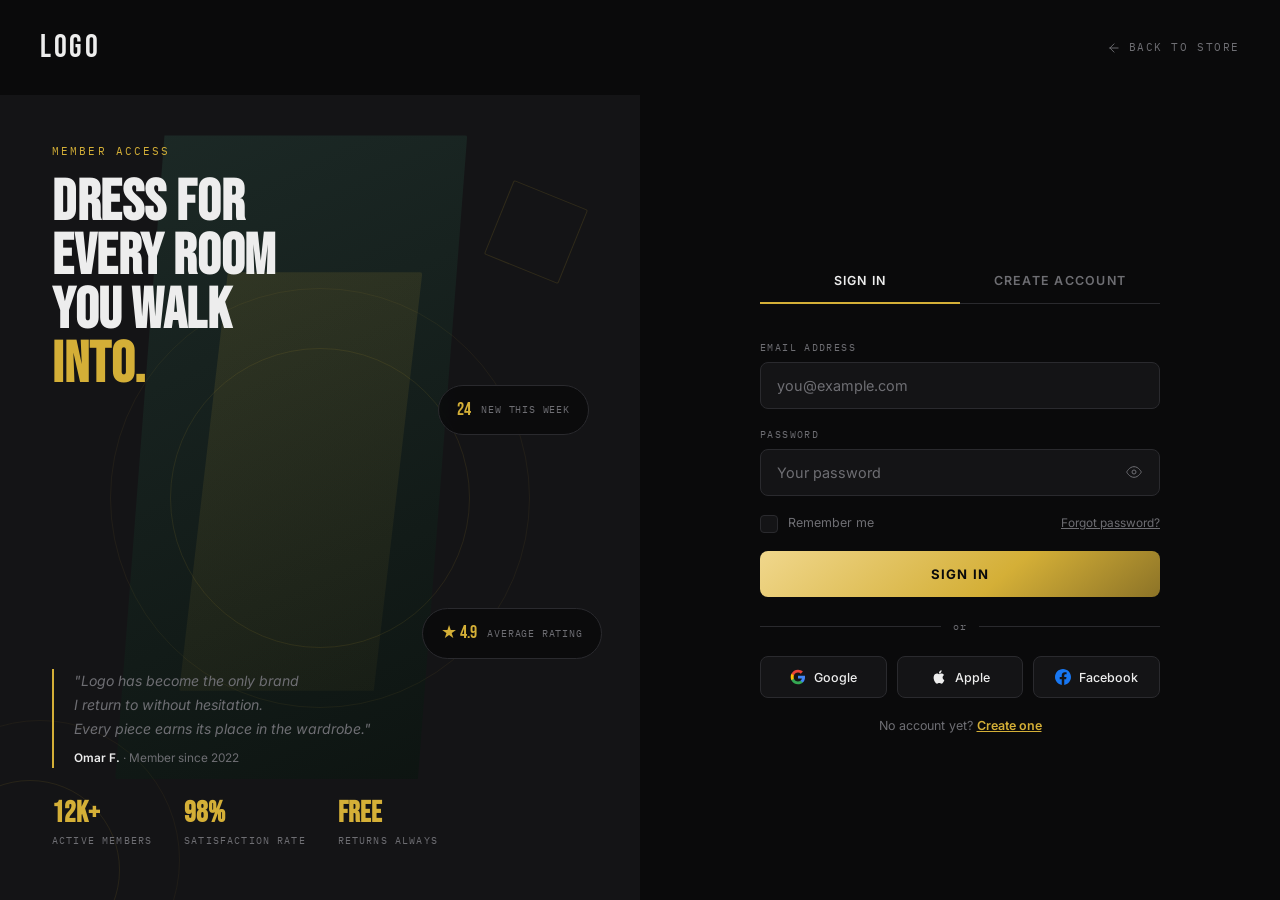
<file: account.html>
<!DOCTYPE html>
<html lang="en">
<head>
<meta charset="UTF-8"/>
<meta name="viewport" content="width=device-width, initial-scale=1.0"/>
<title>Sign In — HASSAN</title>
<meta name="description" content="Sign in to your HASSAN account or create a new one."/>
<link rel="preconnect" href="https://fonts.googleapis.com"/>
<link rel="preconnect" href="https://fonts.gstatic.com" crossorigin/>
<link href="https://fonts.googleapis.com/css2?family=Bebas+Neue&family=Inter:wght@300;400;500;600;700&family=IBM+Plex+Mono:wght@300;400;500&display=swap" rel="stylesheet"/>
<link rel="stylesheet" href="css/tokens.css"/>
<style>
/* ============================================================
   PAGE SHELL
============================================================ */
html, body { height: 100%; overflow: hidden; }
body { display: flex; flex-direction: column; }
@media (max-width: 860px) { html, body { overflow: auto; } }

/* ============================================================
   MINIMAL NAV (no mega menu — standalone auth context)
============================================================ */
.auth-nav {
  position: relative; z-index: 10;
  padding: 22px 40px;
  display: flex; align-items: center; justify-content: space-between;
  background: transparent;
  flex-shrink: 0;
}
.auth-nav-logo {
  font-family: var(--font-display); font-size: 2rem;
  letter-spacing: 0.08em; color: var(--text);
}
.auth-nav-back {
  font-family: var(--font-mono); font-size: 0.7rem;
  letter-spacing: 0.14em; text-transform: uppercase;
  color: var(--text-dim); text-decoration: none;
  display: flex; align-items: center; gap: 8px;
  transition: color var(--t-fast);
}
.auth-nav-back:hover { color: var(--gold); }
.auth-nav-back svg { transition: transform var(--t-fast); }
.auth-nav-back:hover svg { transform: translateX(-3px); }

/* ============================================================
   SPLIT LAYOUT
============================================================ */
.auth-split {
  flex: 1; display: grid;
  grid-template-columns: 1fr 1fr;
  overflow: hidden;
  min-height: 0;
}
@media (max-width: 860px) {
  .auth-split { grid-template-columns: 1fr; overflow: visible; flex: none; }
}

/* ============================================================
   LEFT PANEL — editorial brand identity
============================================================ */
.auth-left {
  position: relative;
  overflow: hidden;
  background: var(--surface);
  display: flex; flex-direction: column;
  justify-content: space-between;
  padding: 48px 52px 52px;
}

/* Geometric background art — echoes the hero's polygon */
.auth-left-geo {
  position: absolute; inset: 0; pointer-events: none;
  overflow: hidden;
}
.geo-shape {
  position: absolute;
  border-radius: 2px;
}
.geo-1 {
  width: 55%; height: 80%;
  top: 5%; left: 18%;
  background: linear-gradient(155deg, #1C2926, #0D1411);
  clip-path: polygon(14% 0%, 100% 0%, 86% 100%, 0% 100%);
}
.geo-2 {
  width: 38%; height: 52%;
  top: 22%; left: 28%;
  background: linear-gradient(155deg, rgba(212,175,55,.13), rgba(212,175,55,.04));
  clip-path: polygon(20% 0%, 100% 0%, 80% 100%, 0% 100%);
}
.geo-3 {
  width: 180px; height: 180px; border-radius: 50%;
  bottom: -60px; left: -60px;
  border: 1px solid rgba(212,175,55,.1);
}
.geo-4 {
  width: 280px; height: 280px; border-radius: 50%;
  bottom: -100px; left: -100px;
  border: 1px solid rgba(212,175,55,.06);
}
.geo-5 {
  width: 80px; height: 80px;
  top: 12%; right: 10%;
  border: 1px solid rgba(212,175,55,.14);
  transform: rotate(22deg);
}
.geo-ring-anim {
  position: absolute;
  width: 420px; height: 420px; border-radius: 50%;
  top: 50%; left: 50%; transform: translate(-50%, -50%);
  border: 1px solid rgba(212,175,55,.07);
  animation: geoSpin 28s linear infinite;
}
.geo-ring-anim-2 {
  position: absolute;
  width: 300px; height: 300px; border-radius: 50%;
  top: 50%; left: 50%; transform: translate(-50%, -50%);
  border: 1px solid rgba(212,175,55,.1);
  animation: geoSpin 18s linear infinite reverse;
}
@keyframes geoSpin {
  from { transform: translate(-50%,-50%) rotate(0deg); }
  to   { transform: translate(-50%,-50%) rotate(360deg); }
}

/* Floating product stat pill */
.left-stat-pill {
  position: absolute;
  top: 36%;
  right: 8%;
  background: rgba(10,10,11,.78);
  backdrop-filter: blur(10px);
  border: 1px solid var(--hairline);
  border-radius: 999px;
  padding: 10px 18px;
  display: flex; align-items: center; gap: 10px;
  animation: floatY 5s ease-in-out infinite;
}
.left-stat-pill-num { font-family: var(--font-display); font-size: 1.1rem; color: var(--gold); }
.left-stat-pill-label { font-family: var(--font-mono); font-size: 0.62rem; color: var(--text-dim); letter-spacing: 0.08em; text-transform: uppercase; }
.left-stat-pill-2 { top: auto; bottom: 30%; right: 6%; animation-delay: 1.5s; }
@keyframes floatY {
  0%,100% { transform: translateY(0); }
  50%      { transform: translateY(-8px); }
}

/* Left content */
.auth-left-content { position: relative; z-index: 2; }
.auth-left-eyebrow { font-family: var(--font-mono); font-size: 0.66rem; letter-spacing: 0.2em; text-transform: uppercase; color: var(--gold); margin-bottom: 16px; }
.auth-left-headline {
  font-family: var(--font-display);
  font-size: clamp(2.6rem, 4.5vw, 3.8rem);
  line-height: 0.94; letter-spacing: 0.01em;
  text-transform: uppercase;
  color: var(--text);
}
.auth-left-headline .line-gold { color: var(--gold); }

.auth-left-bottom { position: relative; z-index: 2; }
.auth-testimonial {
  border-left: 2px solid var(--gold);
  padding-left: 20px;
  margin-bottom: 32px;
}
.auth-testimonial p { font-size: 0.88rem; line-height: 1.7; color: var(--text-dim); font-style: italic; }
.auth-testimonial cite { font-style: normal; font-size: 0.74rem; font-weight: 600; color: var(--text); display: block; margin-top: 8px; }
.auth-testimonial cite span { color: var(--text-dim); font-weight: 400; }

.auth-left-stats { display: flex; gap: 32px; }
.auth-stat strong { font-family: var(--font-display); font-size: 1.8rem; color: var(--gold); display: block; line-height: 1; }
.auth-stat span { font-family: var(--font-mono); font-size: 0.6rem; letter-spacing: 0.12em; text-transform: uppercase; color: var(--text-dim); margin-top: 4px; display: block; }

@media (max-width: 860px) { .auth-left { min-height: 280px; padding: 40px 28px; } }

/* ============================================================
   RIGHT PANEL — form
============================================================ */
.auth-right {
  background: var(--void);
  display: flex; align-items: center; justify-content: center;
  padding: 32px 48px;
  overflow-y: auto;
}
@media (max-width: 860px) { .auth-right { padding: 40px 24px 60px; } }

.auth-form-wrap { width: 100%; max-width: 400px; }

/* ---- Tab switcher ---- */
.auth-tabs {
  display: flex;
  border-bottom: 1px solid var(--hairline);
  margin-bottom: 36px;
  gap: 0;
}
.auth-tab {
  flex: 1; padding: 14px 0;
  font-family: var(--font-body); font-size: 0.78rem; font-weight: 600;
  letter-spacing: 0.1em; text-transform: uppercase;
  color: var(--text-dim);
  border-bottom: 2px solid transparent;
  margin-bottom: -1px;
  transition: color var(--t-fast), border-color var(--t-fast);
}
.auth-tab.active { color: var(--text); border-bottom-color: var(--gold); }
.auth-tab:hover:not(.active) { color: var(--text); }

/* ---- Panels ---- */
.auth-panel { display: none; animation: panelSlide var(--t-med); }
.auth-panel.active { display: flex; flex-direction: column; gap: 18px; }
@keyframes panelSlide {
  from { opacity: 0; transform: translateX(10px); }
  to   { opacity: 1; transform: translateX(0); }
}

/* ---- Field ---- */
.field { display: flex; flex-direction: column; gap: 0; position: relative; }
.field label {
  font-family: var(--font-mono); font-size: 0.64rem; font-weight: 500;
  letter-spacing: 0.16em; text-transform: uppercase; color: var(--text-dim);
  position: absolute; top: 14px; left: 16px;
  pointer-events: none;
  transition: top var(--t-fast), font-size var(--t-fast), color var(--t-fast);
  z-index: 1;
}
.field input, .field select {
  width: 100%;
  background: var(--surface);
  border: 1px solid var(--hairline);
  border-radius: var(--radius-md);
  padding: 26px 16px 10px;
  font-family: var(--font-body); font-size: 0.92rem;
  color: var(--text);
  outline: none;
  transition: border-color var(--t-fast), background var(--t-fast), box-shadow var(--t-fast);
}
.field select { padding-top: 24px; }
.field input::placeholder { color: transparent; }
.field input:focus, .field select:focus { border-color: var(--gold); background: var(--surface-2); box-shadow: 0 0 0 3px rgba(212,175,55,.08); }
.field input:focus + label,
.field input:not(:placeholder-shown) + label {
  top: 8px; font-size: 0.58rem; color: var(--gold);
}
/* For inputs where label is BEFORE input in DOM — use different approach */
.field-v2 { position: relative; }
.field-v2 label { position: static; font-family: var(--font-mono); font-size: 0.62rem; letter-spacing: 0.14em; text-transform: uppercase; color: var(--text-dim); margin-bottom: 6px; display: block; pointer-events: auto; }
.field-v2 input, .field-v2 select {
  padding: 14px 16px;
  width: 100%;
  background: var(--surface);
  border: 1px solid var(--hairline);
  border-radius: var(--radius-md);
  font-family: var(--font-body); font-size: 0.9rem;
  color: var(--text);
  outline: none;
  transition: border-color var(--t-fast), background var(--t-fast), box-shadow var(--t-fast);
}
.field-v2 input:focus, .field-v2 select:focus { border-color: var(--gold); background: var(--surface-2); box-shadow: 0 0 0 3px rgba(212,175,55,.08); }
.field-v2 input::placeholder { color: var(--text-dim); }

/* Password wrapper */
.field-pwd-wrap { position: relative; }
.field-pwd-wrap input { padding-right: 46px; }
.pwd-eye {
  position: absolute; right: 14px; top: 50%; transform: translateY(-50%);
  color: var(--text-dim); transition: color var(--t-fast);
  width: 24px; height: 24px; display: flex; align-items: center; justify-content: center;
  border-radius: 4px;
}
.pwd-eye:hover { color: var(--gold); }

/* Password strength */
.pwd-strength-row { display: flex; gap: 4px; margin-top: 6px; }
.pwd-bar { flex: 1; height: 3px; border-radius: 2px; background: var(--hairline); transition: background var(--t-med); }
.pwd-bar.weak   { background: var(--error); }
.pwd-bar.medium { background: var(--gold); }
.pwd-bar.strong { background: var(--success); }
.pwd-strength-label { font-family: var(--font-mono); font-size: 0.62rem; color: var(--text-dim); margin-top: 4px; height: 14px; }

/* Field error */
.field-error { font-size: 0.7rem; color: var(--error); margin-top: 4px; display: none; }
.field-has-error input, .field-has-error .field-pwd-wrap input { border-color: var(--error) !important; }
.field-has-error .field-error { display: block; }

/* ---- Two-col row ---- */
.field-row { display: grid; grid-template-columns: 1fr 1fr; gap: 12px; }
@media (max-width: 400px) { .field-row { grid-template-columns: 1fr; } }

/* ---- Checkbox ---- */
.check-wrap { display: flex; align-items: flex-start; gap: 10px; cursor: pointer; }
.check-wrap input[type="checkbox"] { display: none; }
.check-box {
  width: 18px; height: 18px; flex-shrink: 0;
  border: 1px solid var(--hairline); border-radius: 4px;
  background: var(--surface);
  display: flex; align-items: center; justify-content: center;
  margin-top: 1px;
  transition: border-color var(--t-fast), background var(--t-fast);
}
.check-wrap input:checked ~ .check-box {
  background: var(--gold); border-color: var(--gold);
}
.check-wrap input:checked ~ .check-box::after { content: '✓'; color: var(--void); font-size: 0.7rem; font-weight: 700; }
.check-label { font-size: 0.78rem; color: var(--text-dim); line-height: 1.5; }
.check-label a { color: var(--gold); text-decoration: none; }
.check-label a:hover { text-decoration: underline; }

/* ---- Remember / forgot row ---- */
.form-utils { display: flex; align-items: center; justify-content: space-between; }
.forgot-link { font-size: 0.74rem; color: var(--text-dim); text-decoration: underline; }
.forgot-link:hover { color: var(--gold); }

/* ---- Divider ---- */
.or-divider { display: flex; align-items: center; gap: 12px; margin: 4px 0; }
.or-divider::before, .or-divider::after { content: ''; flex: 1; height: 1px; background: var(--hairline); }
.or-divider span { font-family: var(--font-mono); font-size: 0.62rem; letter-spacing: 0.1em; color: var(--text-dim); }

/* ---- Social buttons ---- */
.social-row { display: flex; gap: 10px; }
.btn-social {
  flex: 1; display: flex; align-items: center; justify-content: center; gap: 8px;
  padding: 12px;
  background: var(--surface); border: 1px solid var(--hairline); border-radius: var(--radius-md);
  font-family: var(--font-body); font-size: 0.78rem; font-weight: 500; color: var(--text);
  transition: border-color var(--t-fast), background var(--t-fast), color var(--t-fast);
}
.btn-social:hover { border-color: var(--gold); color: var(--gold); background: var(--surface-2); }
.btn-social svg { flex-shrink: 0; }

/* ---- CTA ---- */
.btn-submit {
  width: 100%;
  padding: 15px;
  background: linear-gradient(140deg, var(--gold-soft) 0%, var(--gold) 60%, var(--gold-dim) 100%);
  color: var(--void);
  font-family: var(--font-body); font-size: 0.82rem; font-weight: 700;
  letter-spacing: 0.08em; text-transform: uppercase;
  border: none; border-radius: var(--radius-md);
  cursor: pointer;
  position: relative; overflow: hidden;
  transition: filter var(--t-fast), box-shadow var(--t-fast), transform var(--t-fast);
}
.btn-submit::before {
  content: '';
  position: absolute; inset: 0;
  background: linear-gradient(100deg, rgba(255,255,255,.18) 0%, transparent 50%);
  opacity: 0; transition: opacity var(--t-fast);
}
.btn-submit:hover { filter: brightness(1.06); box-shadow: 0 8px 28px rgba(212,175,55,.35); }
.btn-submit:hover::before { opacity: 1; }
.btn-submit:active { transform: scale(.98); }
.btn-submit.loading { pointer-events: none; filter: brightness(.75); }
.btn-submit .btn-text { display: flex; align-items: center; justify-content: center; gap: 8px; }
.btn-submit .btn-spinner { display: none; animation: spin .7s linear infinite; }
.btn-submit.loading .btn-spinner { display: inline-block; }
@keyframes spin { to { transform: rotate(360deg); } }

/* ---- Switch prompt ---- */
.switch-prompt { text-align: center; font-size: 0.78rem; color: var(--text-dim); }
.switch-prompt button { color: var(--gold); font-weight: 600; font-size: 0.78rem; text-decoration: underline; }
.switch-prompt button:hover { color: var(--gold-soft); }

/* ---- Toast (standalone override) ---- */
.toast-stack { position: fixed; bottom: 24px; right: 24px; z-index: 999; display: flex; flex-direction: column; gap: 8px; }
.toast { background: var(--surface-2); border: 1px solid var(--hairline); color: var(--text); padding: 14px 20px; border-radius: var(--radius-sm); font-size: 0.82rem; display: flex; align-items: center; gap: 8px; box-shadow: var(--shadow-elevated); animation: toast-in var(--t-med); min-width: 220px; }
.toast.success::before { content: '✓'; color: var(--success); font-weight: 700; }
.toast.error::before { content: '✕'; color: var(--error); font-weight: 700; }
@keyframes toast-in { from { opacity: 0; transform: translateY(8px); } to { opacity: 1; } }

/* ---- Forgot password modal ---- */
.overlay {
  position: fixed; inset: 0; z-index: 500;
  background: rgba(10,10,11,.82); backdrop-filter: blur(8px);
  display: flex; align-items: center; justify-content: center; padding: 24px;
  opacity: 0; visibility: hidden;
  transition: opacity var(--t-med), visibility var(--t-med);
}
.overlay.open { opacity: 1; visibility: visible; }
.modal {
  background: var(--surface);
  border: 1px solid var(--hairline);
  border-radius: 16px;
  padding: 40px 36px;
  max-width: 380px; width: 100%;
  position: relative;
  transform: translateY(20px) scale(.97);
  transition: transform var(--t-slow);
}
.overlay.open .modal { transform: translateY(0) scale(1); }
.modal-close {
  position: absolute; top: 14px; right: 14px;
  width: 32px; height: 32px; border-radius: 50%;
  background: var(--surface-2); color: var(--text);
  display: flex; align-items: center; justify-content: center;
  font-size: 1rem;
  transition: background var(--t-fast), color var(--t-fast);
}
.modal-close:hover { background: var(--surface-3); color: var(--gold); }
.modal-icon { font-size: 1.8rem; margin-bottom: 12px; }
.modal-title { font-family: var(--font-display); font-size: 1.5rem; text-transform: uppercase; margin-bottom: 8px; }
.modal-desc { font-size: 0.82rem; color: var(--text-dim); margin-bottom: 24px; line-height: 1.65; }
.modal-success { text-align: center; display: none; flex-direction: column; align-items: center; gap: 10px; padding: 12px 0; }
.modal-success.show { display: flex; }

/* ---- Welcome screen (after login) ---- */
.welcome-screen {
  display: none; flex-direction: column; align-items: center; justify-content: center;
  text-align: center; gap: 18px; padding: 40px 0;
}
.welcome-screen.show { display: flex; }
.welcome-icon {
  width: 64px; height: 64px; border-radius: 50%;
  background: var(--surface-2); border: 1px solid var(--gold);
  display: flex; align-items: center; justify-content: center;
  font-size: 1.5rem;
  animation: popIn .4s cubic-bezier(.34,1.56,.64,1);
}
@keyframes popIn { from { transform: scale(.5); opacity: 0; } to { transform: scale(1); opacity: 1; } }
.welcome-name { font-family: var(--font-display); font-size: 1.8rem; text-transform: uppercase; }
.welcome-name span { color: var(--gold); }
.welcome-sub { font-size: 0.84rem; color: var(--text-dim); }
.welcome-actions { display: flex; flex-direction: column; gap: 10px; width: 100%; }
</style>
</head>
<body>

<!-- Forgot Password Modal -->
<div class="overlay" id="forgot-overlay">
  <div class="modal">
    <button class="modal-close" onclick="closeForgot()">✕</button>
    <div id="forgot-form-view">
      <div class="modal-icon">🔑</div>
      <h2 class="modal-title">Reset Password</h2>
      <p class="modal-desc">Enter your email and we'll send you a secure reset link.</p>
      <div class="field-v2" style="margin-bottom:16px;">
        <label for="forgot-email">Email address</label>
        <input id="forgot-email" type="email" placeholder="you@example.com"/>
      </div>
      <button class="btn-submit" id="forgot-submit-btn" onclick="sendResetLink()">
        <span class="btn-text"><span class="btn-spinner">⟳</span> Send reset link</span>
      </button>
    </div>
    <div class="modal-success" id="forgot-success">
      <div style="font-size:2rem;">✉️</div>
      <p style="font-weight:600;">Check your inbox</p>
      <p style="font-size:0.82rem;color:var(--text-dim);">We've sent a reset link to <strong id="forgot-email-sent"></strong>. It expires in 10 minutes.</p>
      <button class="btn-submit" onclick="closeForgot()"><span class="btn-text">Done</span></button>
    </div>
  </div>
</div>

<!-- Toast container -->
<div class="toast-stack" id="toast-stack"></div>

<!-- Minimal nav -->
<nav class="auth-nav">
  <a href="index.html" class="auth-nav-logo">logo</a>
  <a href="index.html" class="auth-nav-back">
    <svg width="14" height="14" viewBox="0 0 24 24" fill="none"><path d="M19 12H5M5 12l7-7M5 12l7 7" stroke="currentColor" stroke-width="1.6" stroke-linecap="round" stroke-linejoin="round"/></svg>
    Back to store
  </a>
</nav>

<!-- Split layout -->
<div class="auth-split">

  <!-- LEFT — editorial panel -->
  <div class="auth-left">
    <div class="auth-left-geo">
      <div class="geo-shape geo-1"></div>
      <div class="geo-shape geo-2"></div>
      <div class="geo-shape geo-3"></div>
      <div class="geo-shape geo-4"></div>
      <div class="geo-shape geo-5"></div>
      <div class="geo-ring-anim"></div>
      <div class="geo-ring-anim-2"></div>
    </div>

    <div class="left-stat-pill">
      <span class="left-stat-pill-num">24</span>
      <span class="left-stat-pill-label">New this week</span>
    </div>
    <div class="left-stat-pill left-stat-pill-2">
      <span class="left-stat-pill-num">★ 4.9</span>
      <span class="left-stat-pill-label">Average rating</span>
    </div>

    <div class="auth-left-content">
      <p class="auth-left-eyebrow">Member access</p>
      <h2 class="auth-left-headline">
        Dress for<br/>
        every room<br/>
        you walk<br/>
        <span class="line-gold">into.</span>
      </h2>
    </div>

    <div class="auth-left-bottom">
      <div class="auth-testimonial">
        <p>"Logo has become the only brand <br> I return to without hesitation. <br> Every piece earns its place in the wardrobe."</p>
        <cite>Omar F. <span>· Member since 2022</span></cite>
      </div>
      <div class="auth-left-stats">
        <div class="auth-stat"><strong>12k+</strong><span>Active members</span></div>
        <div class="auth-stat"><strong>98%</strong><span>Satisfaction rate</span></div>
        <div class="auth-stat"><strong>Free</strong><span>Returns always</span></div>
      </div>
    </div>
  </div>

  <!-- RIGHT — form panel -->
  <div class="auth-right">
    <div class="auth-form-wrap">

      <!-- Welcome screen (shown after successful auth) -->
      <div class="welcome-screen" id="welcome-screen">
        <div class="welcome-icon">✓</div>
        <div>
          <p class="welcome-name" id="welcome-name">Welcome back, <span>—</span></p>
          <p class="welcome-sub" style="margin-top:6px;">You're signed in to your Hassan account.</p>
        </div>
        <div class="welcome-actions">
          <a href="index.html" class="btn-submit" style="text-decoration:none;display:flex;align-items:center;justify-content:center;"><span class="btn-text">Continue shopping</span></a>
          <button class="btn-submit" style="background:var(--surface);color:var(--gold);border:1px solid var(--gold);filter:none;" onclick="handleLogout()"><span class="btn-text">Sign out</span></button>
        </div>
      </div>

      <!-- Auth form (hidden when logged in) -->
      <div id="auth-form-container">
        <!-- Tabs -->
        <div class="auth-tabs">
          <button class="auth-tab active" id="tab-signin" onclick="switchTab('signin')">Sign In</button>
          <button class="auth-tab" id="tab-register" onclick="switchTab('register')">Create Account</button>
        </div>

        <!-- SIGN IN PANEL -->
        <div class="auth-panel active" id="panel-signin">

          <div class="field-v2" id="f-signin-email-wrap">
            <label for="si-email">Email address</label>
            <div class="field-pwd-wrap">
              <input id="si-email" type="email" placeholder="you@example.com" autocomplete="email" oninput="clearErr('f-signin-email-wrap')"/>
            </div>
            <span class="field-error">Please enter a valid email address.</span>
          </div>

          <div class="field-v2" id="f-signin-pwd-wrap">
            <label for="si-pwd">Password</label>
            <div class="field-pwd-wrap">
              <input id="si-pwd" type="password" placeholder="Your password" autocomplete="current-password" oninput="clearErr('f-signin-pwd-wrap')"/>
              <button class="pwd-eye" type="button" onclick="togglePwd('si-pwd', this)" aria-label="Show password">
                <svg width="16" height="16" viewBox="0 0 24 24" fill="none" stroke="currentColor" stroke-width="1.5"><path d="M1 12s4-8 11-8 11 8 11 8-4 8-11 8-11-8-11-8z"/><circle cx="12" cy="12" r="3"/></svg>
              </button>
            </div>
            <span class="field-error">Password must be at least 6 characters.</span>
          </div>

          <div class="form-utils">
            <label class="check-wrap">
              <input type="checkbox" id="remember-me"/>
              <span class="check-box"></span>
              <span class="check-label">Remember me</span>
            </label>
            <button class="forgot-link" onclick="openForgot()">Forgot password?</button>
          </div>

          <button class="btn-submit" id="signin-btn" onclick="handleSignIn()">
            <span class="btn-text"><span class="btn-spinner">⟳</span> Sign In</span>
          </button>

          <div class="or-divider"><span>or</span></div>

          <div class="social-row">
            <button class="btn-social" onclick="socialLogin('Google')">
              <svg width="16" height="16" viewBox="0 0 24 24"><path d="M22.56 12.25c0-.78-.07-1.53-.2-2.25H12v4.26h5.92c-.26 1.37-1.04 2.53-2.21 3.31v2.77h3.57c2.08-1.92 3.28-4.74 3.28-8.09z" fill="#4285F4"/><path d="M12 23c2.97 0 5.46-.98 7.28-2.66l-3.57-2.77c-.98.66-2.23 1.06-3.71 1.06-2.86 0-5.29-1.93-6.16-4.53H2.18v2.84C3.99 20.53 7.7 23 12 23z" fill="#34A853"/><path d="M5.84 14.09c-.22-.66-.35-1.36-.35-2.09s.13-1.43.35-2.09V7.07H2.18C1.43 8.55 1 10.22 1 12s.43 3.45 1.18 4.93l3.66-2.84z" fill="#FBBC05"/><path d="M12 5.38c1.62 0 3.06.56 4.21 1.64l3.15-3.15C17.45 2.09 14.97 1 12 1 7.7 1 3.99 3.47 2.18 7.07l3.66 2.84c.87-2.6 3.3-4.53 6.16-4.53z" fill="#EA4335"/></svg>
              Google
            </button>
            <button class="btn-social" onclick="socialLogin('Apple')">
              <svg width="16" height="16" viewBox="0 0 24 24" fill="currentColor"><path d="M18.71 19.5c-.83 1.24-1.71 2.45-3.05 2.47-1.34.03-1.77-.79-3.29-.79-1.53 0-2 .77-3.27.82-1.31.05-2.3-1.32-3.14-2.53C4.25 17 2.94 12.45 4.7 9.39c.87-1.52 2.43-2.48 4.12-2.51 1.28-.02 2.5.87 3.29.87.78 0 2.26-1.07 3.8-.91.65.03 2.47.26 3.64 1.98-.09.06-2.17 1.28-2.15 3.81.03 3.02 2.65 4.03 2.68 4.04-.03.07-.42 1.44-1.38 2.83M13 3.5c.73-.83 1.94-1.46 2.94-1.5.13 1.17-.34 2.35-1.04 3.19-.69.85-1.83 1.51-2.95 1.42-.15-1.15.41-2.35 1.05-3.11z"/></svg>
              Apple
            </button>
            <button class="btn-social" onclick="socialLogin('Facebook')">
              <svg width="16" height="16" viewBox="0 0 24 24" fill="#1877F2"><path d="M24 12.073c0-6.627-5.373-12-12-12s-12 5.373-12 12c0 5.99 4.388 10.954 10.125 11.854v-8.385H7.078v-3.47h3.047V9.43c0-3.007 1.792-4.669 4.533-4.669 1.312 0 2.686.235 2.686.235v2.953H15.83c-1.491 0-1.956.925-1.956 1.874v2.25h3.328l-.532 3.47h-2.796v8.385C19.612 23.027 24 18.062 24 12.073z"/></svg>
              Facebook
            </button>
          </div>

          <p class="switch-prompt">
            No account yet? <button onclick="switchTab('register')">Create one</button>
          </p>
        </div>

        <!-- REGISTER PANEL -->
        <div class="auth-panel" id="panel-register">

          <div class="field-row">
            <div class="field-v2" id="f-reg-first-wrap">
              <label for="reg-first">First name</label>
              <input id="reg-first" type="text" placeholder="first name" autocomplete="given-name" oninput="clearErr('f-reg-first-wrap')"/>
              <span class="field-error">Required.</span>
            </div>
            <div class="field-v2" id="f-reg-last-wrap">
              <label for="reg-last">Last name</label>
              <input id="reg-last" type="text" placeholder="last name" autocomplete="family-name" oninput="clearErr('f-reg-last-wrap')"/>
              <span class="field-error">Required.</span>
            </div>
          </div>

          <div class="field-v2" id="f-reg-email-wrap">
            <label for="reg-email">Email address</label>
            <input id="reg-email" type="email" placeholder="you@example.com" autocomplete="email" oninput="clearErr('f-reg-email-wrap')"/>
            <span class="field-error">Please enter a valid email address.</span>
          </div>

          <div class="field-v2" id="f-reg-pwd-wrap">
            <label for="reg-pwd">Password</label>
            <div class="field-pwd-wrap">
              <input id="reg-pwd" type="password" placeholder="Create a strong password" autocomplete="new-password" oninput="checkStrength(this.value); clearErr('f-reg-pwd-wrap')"/>
              <button class="pwd-eye" type="button" onclick="togglePwd('reg-pwd', this)" aria-label="Show password">
                <svg width="16" height="16" viewBox="0 0 24 24" fill="none" stroke="currentColor" stroke-width="1.5"><path d="M1 12s4-8 11-8 11 8 11 8-4 8-11 8-11-8-11-8z"/><circle cx="12" cy="12" r="3"/></svg>
              </button>
            </div>
            <div class="pwd-strength-row"><div class="pwd-bar" id="pb1"></div><div class="pwd-bar" id="pb2"></div><div class="pwd-bar" id="pb3"></div><div class="pwd-bar" id="pb4"></div></div>
            <p class="pwd-strength-label" id="pwd-label"></p>
            <span class="field-error">Password must be at least 6 characters.</span>
          </div>

          <div class="field-v2" id="f-reg-confirm-wrap">
            <label for="reg-confirm">Confirm password</label>
            <div class="field-pwd-wrap">
              <input id="reg-confirm" type="password" placeholder="Repeat your password" autocomplete="new-password" oninput="clearErr('f-reg-confirm-wrap')"/>
              <button class="pwd-eye" type="button" onclick="togglePwd('reg-confirm', this)" aria-label="Show password">
                <svg width="16" height="16" viewBox="0 0 24 24" fill="none" stroke="currentColor" stroke-width="1.5"><path d="M1 12s4-8 11-8 11 8 11 8-4 8-11 8-11-8-11-8z"/><circle cx="12" cy="12" r="3"/></svg>
              </button>
            </div>
            <span class="field-error">Passwords do not match.</span>
          </div>

          <label class="check-wrap">
            <input type="checkbox" id="agree-terms"/>
            <span class="check-box"></span>
            <span class="check-label">I agree to the <a href="#">Terms of Service</a> and <a href="#">Privacy Policy</a></span>
          </label>

          <button class="btn-submit" id="register-btn" onclick="handleRegister()">
            <span class="btn-text"><span class="btn-spinner">⟳</span> Create Account</span>
          </button>

          <div class="or-divider"><span>or</span></div>

          <div class="social-row">
            <button class="btn-social" onclick="socialLogin('Google')">
              <svg width="16" height="16" viewBox="0 0 24 24"><path d="M22.56 12.25c0-.78-.07-1.53-.2-2.25H12v4.26h5.92c-.26 1.37-1.04 2.53-2.21 3.31v2.77h3.57c2.08-1.92 3.28-4.74 3.28-8.09z" fill="#4285F4"/><path d="M12 23c2.97 0 5.46-.98 7.28-2.66l-3.57-2.77c-.98.66-2.23 1.06-3.71 1.06-2.86 0-5.29-1.93-6.16-4.53H2.18v2.84C3.99 20.53 7.7 23 12 23z" fill="#34A853"/><path d="M5.84 14.09c-.22-.66-.35-1.36-.35-2.09V7.07H2.18C1.43 8.55 1 10.22 1 12s.43 3.45 1.18 4.93l3.66-2.84z" fill="#FBBC05"/><path d="M12 5.38c1.62 0 3.06.56 4.21 1.64l3.15-3.15C17.45 2.09 14.97 1 12 1 7.7 1 3.99 3.47 2.18 7.07l3.66 2.84c.87-2.6 3.3-4.53 6.16-4.53z" fill="#EA4335"/></svg>
              Google
            </button>
            <button class="btn-social" onclick="socialLogin('Apple')">
              <svg width="16" height="16" viewBox="0 0 24 24" fill="currentColor"><path d="M18.71 19.5c-.83 1.24-1.71 2.45-3.05 2.47-1.34.03-1.77-.79-3.29-.79-1.53 0-2 .77-3.27.82-1.31.05-2.3-1.32-3.14-2.53C4.25 17 2.94 12.45 4.7 9.39c.87-1.52 2.43-2.48 4.12-2.51 1.28-.02 2.5.87 3.29.87.78 0 2.26-1.07 3.8-.91.65.03 2.47.26 3.64 1.98-.09.06-2.17 1.28-2.15 3.81.03 3.02 2.65 4.03 2.68 4.04-.03.07-.42 1.44-1.38 2.83M13 3.5c.73-.83 1.94-1.46 2.94-1.5.13 1.17-.34 2.35-1.04 3.19-.69.85-1.83 1.51-2.95 1.42-.15-1.15.41-2.35 1.05-3.11z"/></svg>
              Apple
            </button>
            <button class="btn-social" onclick="socialLogin('Facebook')">
              <svg width="16" height="16" viewBox="0 0 24 24" fill="#1877F2"><path d="M24 12.073c0-6.627-5.373-12-12-12s-12 5.373-12 12c0 5.99 4.388 10.954 10.125 11.854v-8.385H7.078v-3.47h3.047V9.43c0-3.007 1.792-4.669 4.533-4.669 1.312 0 2.686.235 2.686.235v2.953H15.83c-1.491 0-1.956.925-1.956 1.874v2.25h3.328l-.532 3.47h-2.796v8.385C19.612 23.027 24 18.062 24 12.073z"/></svg>
              Facebook
            </button>
          </div>

          <p class="switch-prompt">
            Already have an account? <button onclick="switchTab('signin')">Sign in</button>
          </p>
        </div>
      </div><!-- /auth-form-container -->

    </div><!-- /auth-form-wrap -->
  </div><!-- /auth-right -->
</div><!-- /auth-split -->

<script src="js/store.js"></script>
<script>
/* ── Tabs ────────────────────────────────── */
function switchTab(tab){
  ['signin','register'].forEach(t => {
    document.getElementById('panel-'+t).classList.toggle('active', t===tab);
    document.getElementById('tab-'+t).classList.toggle('active', t===tab);
  });
  clearAllErrors();
}

/* ── Errors ──────────────────────────────── */
function setErr(id){ document.getElementById(id).classList.add('field-has-error'); }
function clearErr(id){ document.getElementById(id).classList.remove('field-has-error'); }
function clearAllErrors(){
  document.querySelectorAll('.field-has-error').forEach(el => el.classList.remove('field-has-error'));
}

/* ── Password toggle ─────────────────────── */
function togglePwd(inputId, btn){
  const inp = document.getElementById(inputId);
  const show = inp.type === 'password';
  inp.type = show ? 'text' : 'password';
  btn.style.color = show ? 'var(--gold)' : '';
}

/* ── Password strength ───────────────────── */
function checkStrength(val){
  let score = 0;
  if (val.length >= 6) score++;
  if (val.length >= 10) score++;
  if (/[A-Z]/.test(val) && /[a-z]/.test(val)) score++;
  if (/[0-9]/.test(val) && /[^a-zA-Z0-9]/.test(val)) score++;
  const bars   = [document.getElementById('pb1'),document.getElementById('pb2'),document.getElementById('pb3'),document.getElementById('pb4')];
  const labels = ['','Weak — try adding numbers & symbols','Fair — almost there','Good — hard to crack','Strong'];
  const cls    = ['','weak','medium','medium','strong'];
  bars.forEach((b,i) => { b.className = 'pwd-bar' + (i < score ? ' '+cls[score] : ''); });
  document.getElementById('pwd-label').textContent = val.length > 0 ? labels[score] : '';
}

/* ── Toast ───────────────────────────────── */
let _toastTimer;
function showToast(msg, type='success'){
  const stack = document.getElementById('toast-stack');
  const el = document.createElement('div');
  el.className = `toast ${type}`; el.textContent = msg;
  stack.appendChild(el);
  setTimeout(() => {
    el.style.transition = 'opacity .3s, transform .3s'; el.style.opacity='0'; el.style.transform='translateY(8px)';
    setTimeout(() => el.remove(), 300);
  }, 2700);
}

/* ── Loading state ───────────────────────── */
function setLoading(btnId, state){ document.getElementById(btnId).classList.toggle('loading', state); }

/* ── Sign In ─────────────────────────────── */
function handleSignIn(){
  const email = document.getElementById('si-email').value.trim();
  const pwd   = document.getElementById('si-pwd').value;
  let ok = true;
  if (!email || !email.includes('@')){ setErr('f-signin-email-wrap'); ok=false; }
  if (pwd.length < 6){ setErr('f-signin-pwd-wrap'); ok=false; }
  if (!ok) return;
  setLoading('signin-btn', true);
  setTimeout(() => {
    setLoading('signin-btn', false);
    const name = email.split('@')[0].replace(/[._-]/g,' ').replace(/\b\w/g, c=>c.toUpperCase());
    HStore.login(email, name);
    showWelcome(name);
  }, 1400);
}

/* ── Register ────────────────────────────── */
function handleRegister(){
  const first   = document.getElementById('reg-first').value.trim();
  const last    = document.getElementById('reg-last').value.trim();
  const email   = document.getElementById('reg-email').value.trim();
  const pwd     = document.getElementById('reg-pwd').value;
  const confirm = document.getElementById('reg-confirm').value;
  const terms   = document.getElementById('agree-terms').checked;
  let ok = true;
  if (!first){ setErr('f-reg-first-wrap'); ok=false; }
  if (!last){ setErr('f-reg-last-wrap'); ok=false; }
  if (!email || !email.includes('@')){ setErr('f-reg-email-wrap'); ok=false; }
  if (pwd.length < 6){ setErr('f-reg-pwd-wrap'); ok=false; }
  if (pwd !== confirm){ setErr('f-reg-confirm-wrap'); ok=false; }
  if (!terms){ showToast('Please accept the terms to continue.','error'); ok=false; }
  if (!ok) return;
  setLoading('register-btn', true);
  setTimeout(() => {
    setLoading('register-btn', false);
    const name = first + ' ' + last;
    HStore.login(email, name);
    showWelcome(name, true);
  }, 1600);
}

/* ── Social ──────────────────────────────── */
function socialLogin(provider){
  showToast(`Redirecting to ${provider}…`, 'success');
  setTimeout(() => showToast(`${provider} sign-in coming soon.`,'error'), 1200);
}

/* ── Welcome screen ──────────────────────── */
function showWelcome(name, isNew=false){
  document.getElementById('auth-form-container').style.display = 'none';
  const ws = document.getElementById('welcome-screen');
  ws.classList.add('show');
  document.querySelector('.welcome-name span').textContent = name.split(' ')[0];
  if (isNew){ showToast('Account created — welcome to Hassan! 🎉','success'); }
  else { showToast('Signed in successfully','success'); }
}

/* ── Logout ──────────────────────────────── */
function handleLogout(){
  HStore.logout();
  document.getElementById('welcome-screen').classList.remove('show');
  document.getElementById('auth-form-container').style.display = '';
  showToast('You have been signed out','success');
}

/* ── Forgot password ─────────────────────── */
function openForgot(){
  document.getElementById('forgot-overlay').classList.add('open');
  setTimeout(()=>document.getElementById('forgot-email').focus(), 300);
}
function closeForgot(){
  document.getElementById('forgot-overlay').classList.remove('open');
  document.getElementById('forgot-form-view').style.display = '';
  document.getElementById('forgot-success').classList.remove('show');
  document.getElementById('forgot-email').value = '';
}
function sendResetLink(){
  const email = document.getElementById('forgot-email').value.trim();
  if (!email || !email.includes('@')){ showToast('Please enter a valid email','error'); return; }
  document.getElementById('forgot-submit-btn').classList.add('loading');
  setTimeout(() => {
    document.getElementById('forgot-submit-btn').classList.remove('loading');
    document.getElementById('forgot-form-view').style.display = 'none';
    document.getElementById('forgot-email-sent').textContent = email;
    document.getElementById('forgot-success').classList.add('show');
  }, 1400);
}
document.getElementById('forgot-overlay').addEventListener('click', e => { if(e.target.id==='forgot-overlay') closeForgot(); });
document.addEventListener('keydown', e => { if(e.key==='Escape') closeForgot(); });

/* ── Enter key submit ────────────────────── */
document.addEventListener('keydown', e => {
  if (e.key !== 'Enter') return;
  const active = document.querySelector('.auth-panel.active');
  if (!active || document.getElementById('forgot-overlay').classList.contains('open')) return;
  if (active.id === 'panel-signin') handleSignIn();
  if (active.id === 'panel-register') handleRegister();
});

/* ── Check existing session on load ─────── */
document.addEventListener('DOMContentLoaded', () => {
  const session = HStore.getSession();
  if (session) showWelcome(session.name);
});
</script>
</body>
</html>
</file>
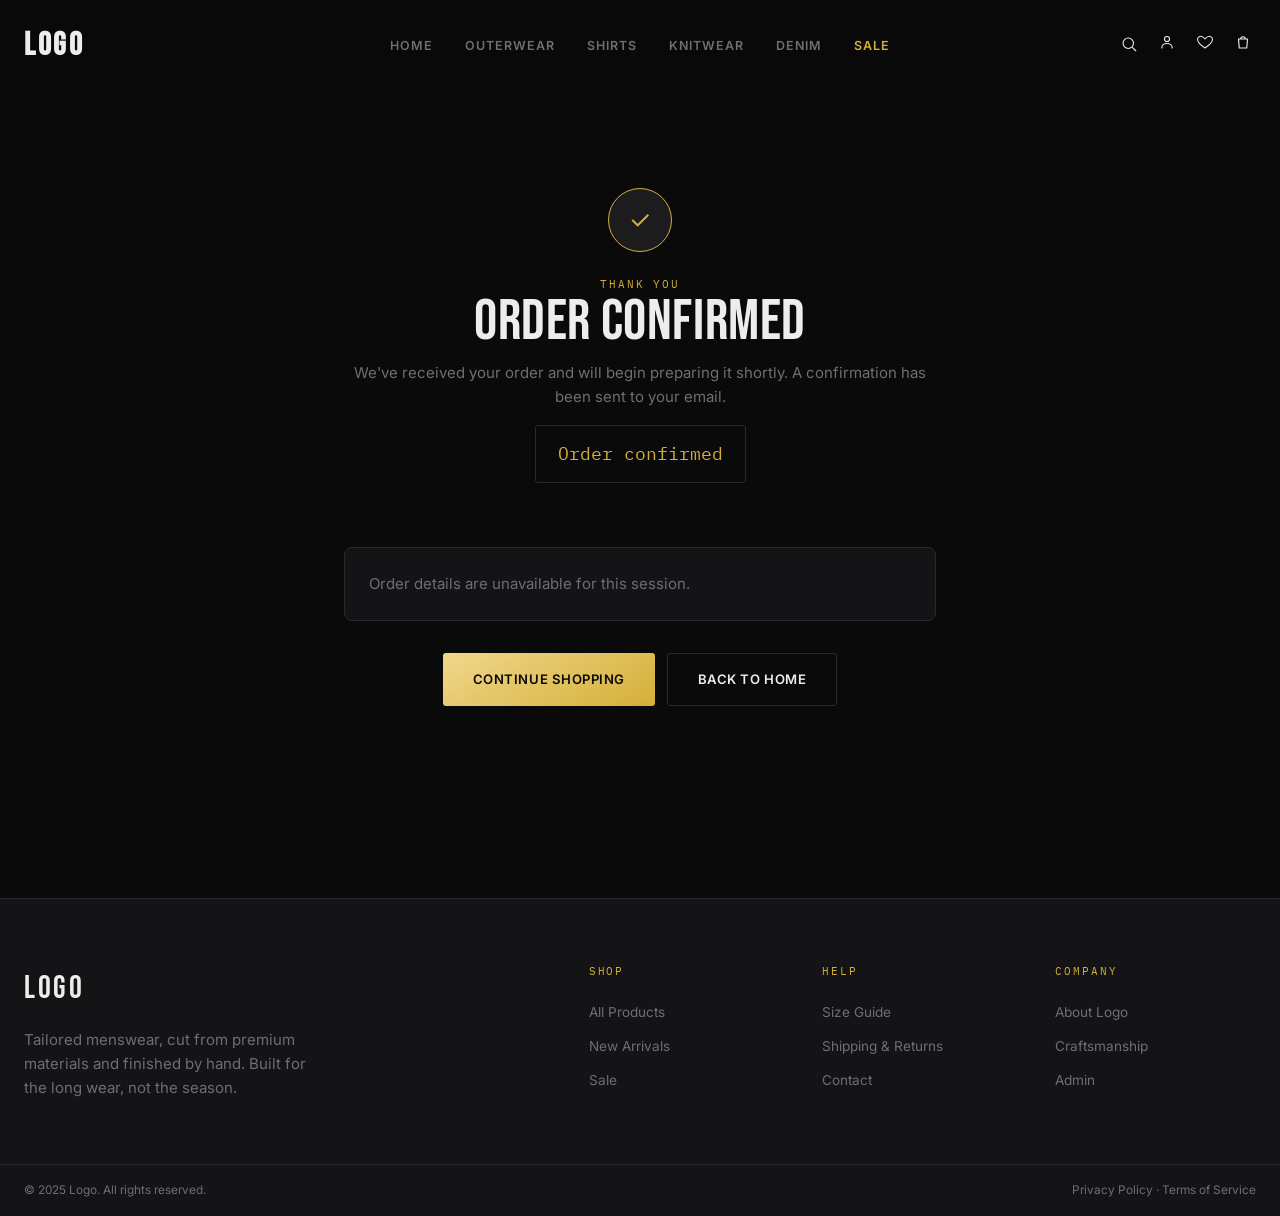
<file: checkout confirmation.html>
<!DOCTYPE html>
<html lang="en">
<head>
<meta charset="UTF-8"/>
<meta name="viewport" content="width=device-width, initial-scale=1.0"/>
<title>Order Confirmed — HASSAN</title>
<link rel="preconnect" href="https://fonts.googleapis.com"/>
<link rel="preconnect" href="https://fonts.gstatic.com" crossorigin/>
<link href="https://fonts.googleapis.com/css2?family=Bebas+Neue&family=Inter:wght@400;500;600;700&family=IBM+Plex+Mono:wght@400;500&display=swap" rel="stylesheet"/>
<link rel="stylesheet" href="css/tokens.css"/>
<link rel="stylesheet" href="css/layout.css"/>
<style>
  .confirm-wrap { max-width: 640px; margin: 0 auto; padding: var(--sp-24) var(--sp-6) var(--sp-24); text-align: center; }
  .confirm-icon { width: 64px; height: 64px; border-radius: 50%; background: var(--surface-2); border: 1px solid var(--gold); display: flex; align-items: center; justify-content: center; margin: 0 auto var(--sp-6); font-size: 1.6rem; color: var(--gold); }
  .confirm-order-num { font-family: var(--font-mono); font-size: 1.1rem; color: var(--gold); margin: var(--sp-4) 0 var(--sp-8); padding: 14px 22px; border: 1px solid var(--hairline); border-radius: var(--radius-sm); display: inline-block; }
  .confirm-summary { text-align: left; border: 1px solid var(--hairline); border-radius: var(--radius-md); padding: var(--sp-6); margin: var(--sp-8) 0; background: var(--surface); }
  .confirm-item { display: flex; justify-content: space-between; font-size: 0.84rem; padding: var(--sp-2) 0; color: var(--text-dim); }
  .confirm-item span:first-child { color: var(--text); }
  .confirm-total { display: flex; justify-content: space-between; border-top: 1px solid var(--hairline); margin-top: var(--sp-3); padding-top: var(--sp-3); font-weight: 600; }
  .confirm-total .val { color: var(--gold); font-family: var(--font-mono); }
  .confirm-actions { display: flex; gap: var(--sp-3); justify-content: center; margin-top: var(--sp-8); flex-wrap: wrap; }
</style>
</head>
<body>
<div id="h-nav-mount"></div>

<div class="confirm-wrap">
  <div class="confirm-icon">✓</div>
  <p class="eyebrow">Thank you</p>
  <h1 class="h-display-lg">Order Confirmed</h1>
  <p class="text-dim" style="margin-top:var(--sp-3);">We've received your order and will begin preparing it shortly. A confirmation has been sent to your email.</p>

  <div class="confirm-order-num" id="order-num-display">Order #—</div>

  <div class="confirm-summary" id="confirm-summary"></div>

  <div class="confirm-actions">
    <a href="shop.html" class="btn btn-gold">Continue shopping</a>
    <a href="index.html" class="btn btn-line">Back to home</a>
  </div>
</div>

<div id="h-footer-mount"></div>

<script src="js/data.js"></script>
<script src="js/store.js"></script>
<script src="js/layout.js"></script>
<script>
  hMountLayout();
  const orderNumber = new URLSearchParams(window.location.search).get('order') || sessionStorage.getItem('hassan_last_order');
  document.getElementById('order-num-display').textContent = orderNumber ? `Order #${orderNumber}` : 'Order confirmed';

  const orders = HStore.getOrders();
  const order = orders.find(o => o.orderNumber === orderNumber);
  if (order){
    document.getElementById('confirm-summary').innerHTML = `
      ${order.items.map(i => `<div class="confirm-item"><span>${i.name} · ${i.color}, ${i.size} × ${i.qty}</span><span>${hPrice(i.price * i.qty)}</span></div>`).join('')}
      <div class="confirm-total"><span>Total paid</span><span class="val">${hPrice(order.total)}</span></div>
    `;
  } else {
    document.getElementById('confirm-summary').innerHTML = `<p class="text-dim">Order details are unavailable for this session.</p>`;
  }
</script>
</body>
</html>
</file>
<file: css/tokens.css>
/* ============================================================
   HASSAN — Design Tokens & Base Styles
   Dark, premium, modern menswear-driven clothing brand.
============================================================ */

:root {
  /* Color */
  --void:       #0A0A0B;
  --surface:    #141416;
  --surface-2:  #1C1C1F;
  --surface-3:  #232327;
  --gold:       #D4AF37;
  --gold-soft:  #F0D78C;
  --gold-dim:   #8C7327;
  --text:       #EDEDED;
  --text-dim:   #6E6E73;
  --hairline:   #2A2A2E;
  --success:    #4CA776;
  --error:      #E0533D;
  --white:      #FFFFFF;

  /* Type */
  --font-display: 'Bebas Neue', sans-serif;
  --font-body:    'Inter', sans-serif;
  --font-mono:    'IBM Plex Mono', monospace;

  /* Spacing */
  --sp-1: 4px;  --sp-2: 8px;  --sp-3: 12px; --sp-4: 16px; --sp-5: 20px;
  --sp-6: 24px; --sp-8: 32px; --sp-10: 40px; --sp-12: 48px; --sp-16: 64px; --sp-24: 96px;

  /* Radius */
  --radius-sm: 3px;
  --radius-md: 8px;
  --radius-pill: 999px;

  /* Motion */
  --ease: cubic-bezier(.4,0,.2,1);
  --t-fast: 180ms var(--ease);
  --t-med: 320ms var(--ease);
  --t-slow: 480ms cubic-bezier(.16,1,.3,1);

  --shadow-elevated: 0 24px 64px rgba(0,0,0,.55);
  --glow-gold: 0 0 0 1px rgba(212,175,55,.4), 0 8px 24px rgba(212,175,55,.12);
}

*, *::before, *::after { box-sizing: border-box; margin: 0; padding: 0; }
html { scroll-behavior: smooth; }

body {
  background: var(--void);
  color: var(--text);
  font-family: var(--font-body);
  font-size: 15px;
  line-height: 1.6;
  -webkit-font-smoothing: antialiased;
  scroll-behavior: smooth;
}

img { max-width: 100%; display: block; }
a { color: inherit; text-decoration: none; }
button { font-family: inherit; cursor: pointer; border: none; background: none; color: inherit; }
input, select, textarea { font-family: inherit; font-size: inherit; color: inherit; }
ul, ol { list-style: none; }
:focus-visible { outline: 2px solid var(--gold); outline-offset: 2px; }

@media (prefers-reduced-motion: reduce) {
  *, *::before, *::after { animation-duration: 0.01ms !important; transition-duration: 0.01ms !important; }
}

::-webkit-scrollbar { width: 8px; height: 8px; }
::-webkit-scrollbar-track { background: var(--void); }
::-webkit-scrollbar-thumb { background: var(--surface-3); border-radius: 4px; }

/* ---------- Type scale ---------- */
.h-display-xl { font-family: var(--font-display); font-weight: 400; font-size: clamp(3rem, 8vw, 7.5rem); line-height: 0.92; letter-spacing: 0.01em; text-transform: uppercase; }
.h-display-lg { font-family: var(--font-display); font-weight: 400; font-size: clamp(2.2rem, 4.5vw, 3.6rem); line-height: 0.96; letter-spacing: 0.01em; text-transform: uppercase; }
.h-display-md { font-family: var(--font-display); font-weight: 400; font-size: 1.7rem; line-height: 1.05; letter-spacing: 0.01em; text-transform: uppercase; }
.h-display-sm { font-family: var(--font-display); font-weight: 400; font-size: 1.2rem; letter-spacing: 0.02em; text-transform: uppercase; }
.eyebrow { font-family: var(--font-mono); font-size: 0.68rem; letter-spacing: 0.18em; text-transform: uppercase; color: var(--gold); }
.mono { font-family: var(--font-mono); }
.text-dim { color: var(--text-dim); }
.text-gold { color: var(--gold); }

/* ---------- Buttons ---------- */
.btn {
  display: inline-flex; align-items: center; justify-content: center; gap: var(--sp-2);
  font-family: var(--font-body); font-size: 0.82rem; font-weight: 600;
  letter-spacing: 0.04em; text-transform: uppercase;
  padding: 15px 30px;
  border-radius: var(--radius-sm);
  transition: background var(--t-fast), color var(--t-fast), border-color var(--t-fast), transform var(--t-fast), box-shadow var(--t-fast);
  white-space: nowrap;
}
.btn:active { transform: scale(.97); }
.btn-gold { background: linear-gradient(150deg, var(--gold-soft), var(--gold)); color: var(--void); }
.btn-gold:hover { box-shadow: var(--glow-gold); filter: brightness(1.05); }
.btn-line { background: transparent; color: var(--text); border: 1px solid var(--hairline); }
.btn-line:hover { border-color: var(--gold); color: var(--gold); }
.btn-ghost { background: transparent; color: var(--text-dim); padding: 8px 4px; text-transform: none; letter-spacing: 0; font-weight: 500; }
.btn-ghost:hover { color: var(--gold); }
.btn-sm { padding: 10px 18px; font-size: 0.72rem; }
.btn-block { width: 100%; }
.btn-danger { background: transparent; color: var(--error); border: 1px solid var(--error); }
.btn-danger:hover { background: var(--error); color: white; }

/* ---------- Layout ---------- */
.wrap { max-width: 1400px; margin: 0 auto; padding: 0 var(--sp-6); }
@media (max-width: 768px) { .wrap { padding: 0 var(--sp-4); } }

/* ---------- Toast ---------- */
.toast-stack { position: fixed; bottom: var(--sp-6); right: var(--sp-6); z-index: 999; display: flex; flex-direction: column; gap: var(--sp-2); }
.toast {
  background: var(--surface-2); border: 1px solid var(--hairline); color: var(--text);
  padding: 14px 20px; border-radius: var(--radius-sm);
  font-size: 0.82rem; display: flex; align-items: center; gap: var(--sp-2);
  box-shadow: var(--shadow-elevated);
  animation: toast-in var(--t-med);
  min-width: 240px;
}
.toast.success::before { content: '✓'; color: var(--success); font-weight: 700; }
.toast.error::before { content: '✕'; color: var(--error); font-weight: 700; }
@keyframes toast-in { from { opacity: 0; transform: translateY(10px); } to { opacity: 1; transform: translateY(0); } }
@media (max-width: 600px) { .toast-stack { left: var(--sp-4); right: var(--sp-4); bottom: var(--sp-4); } .toast { min-width: 0; width: 100%; } }

.skeleton { background: linear-gradient(90deg, var(--surface) 25%, var(--surface-2) 37%, var(--surface) 63%); background-size: 400% 100%; animation: sk 1.4s ease-in-out infinite; }
@keyframes sk { 0% { background-position: 100% 50%; } 100% { background-position: 0 50%; } }
</file>
<file: css/layout.css>
/* ============================================================
   HASSAN — Layout: Header / Drawer / Footer
============================================================ */

.h-header { position: sticky; top: 0; z-index: 200; background: rgba(10,10,11,.85); backdrop-filter: blur(14px); border-bottom: 1px solid transparent; transition: border-color var(--t-fast); }
.h-header.scrolled { border-color: var(--hairline); }
.h-header-top { max-width: 1400px; margin: 0 auto; padding: 20px 24px; display: grid; grid-template-columns: 1fr auto 1fr; align-items: center; gap: 16px; }
.h-logo { font-family: var(--font-display); font-size: 2rem; letter-spacing: 0.08em; justify-self: start; color: var(--text); }
.h-nav-main { display: flex; gap: var(--sp-8); justify-self: center; }
.h-nav-main a { font-size: 0.78rem; font-weight: 600; letter-spacing: 0.08em; text-transform: uppercase; position: relative; padding: 6px 0; color: var(--text-dim); transition: color var(--t-fast); }
.h-nav-main a:hover { color: var(--text); }
.h-nav-main a::after { content:''; position:absolute; left:0; bottom:0; width:0; height:1px; background:var(--gold); transition: width var(--t-fast); }
.h-nav-main a:hover::after { width: 100%; }
.h-nav-main a.accent { color: var(--gold); }
.h-header-actions { display: flex; gap: var(--sp-3); justify-self: end; }
.h-icon-btn { position: relative; color: var(--text); padding: 4px; transition: color var(--t-fast); }
.h-icon-btn:hover { color: var(--gold); }
.h-badge { position: absolute; top: -5px; right: -7px; background: var(--text); color: var(--void); font-size: 0.6rem; font-weight: 700; width: 16px; height: 16px; border-radius: 50%; display: flex; align-items: center; justify-content: center; }
.h-badge.gold { background: var(--gold); }
.h-burger { display: none; flex-direction: column; gap: 4px; padding: 6px; justify-self: start; }
.h-burger span { width: 20px; height: 1.5px; background: var(--text); display: block; }

.h-drawer { position: fixed; top: 0; left: 0; bottom: 0; width: min(340px,86vw); background: var(--surface); z-index: 400; transform: translateX(-100%); transition: transform var(--t-slow); overflow-y: auto; border-right: 1px solid var(--hairline); }
.h-drawer.open { transform: translateX(0); }
.h-drawer-head { display: flex; justify-content: space-between; align-items: center; padding: 22px; border-bottom: 1px solid var(--hairline); }
.h-drawer-head button { font-size: 1.1rem; color: var(--text); }
.h-drawer-section { padding: var(--sp-2); border-bottom: 1px solid var(--hairline); }
.h-drawer-link { display: block; padding: 16px; font-size: 0.92rem; font-weight: 500; color: var(--text); }
.h-drawer-link.accent { color: var(--gold); }
.h-drawer-overlay { position: fixed; inset: 0; background: rgba(0,0,0,.6); z-index: 399; opacity: 0; visibility: hidden; transition: opacity var(--t-fast); }
.h-drawer-overlay.open { opacity: 1; visibility: visible; }

@media (max-width: 900px) {
  .h-nav-main { display: none; }
  .h-burger { display: flex; }
  .h-header-top { grid-template-columns: auto 1fr auto; }
  .h-logo { justify-self: center; }
}

.h-footer { background: var(--surface); border-top: 1px solid var(--hairline); margin-top: var(--sp-24); }
.h-footer-top { display: grid; grid-template-columns: 1.2fr 1.6fr; gap: var(--sp-16); padding: var(--sp-16) var(--sp-6); border-bottom: 1px solid var(--hairline); }
.h-footer-cols { display: grid; grid-template-columns: repeat(3,1fr); gap: var(--sp-8); }
.h-footer-cols a { display: block; padding: 6px 0; font-size: 0.85rem; color: var(--text-dim); transition: color var(--t-fast); }
.h-footer-cols a:hover { color: var(--gold); }
.h-footer-bottom { display: flex; justify-content: space-between; padding: var(--sp-4) var(--sp-6); font-size: 0.74rem; color: var(--text-dim); }

@media (max-width: 768px) {
  .h-footer-top { grid-template-columns: 1fr; gap: var(--sp-8); }
  .h-footer-cols { grid-template-columns: 1fr 1fr; }
  .h-footer-bottom { flex-direction: column; gap: 6px; text-align: center; }
}
</file>
